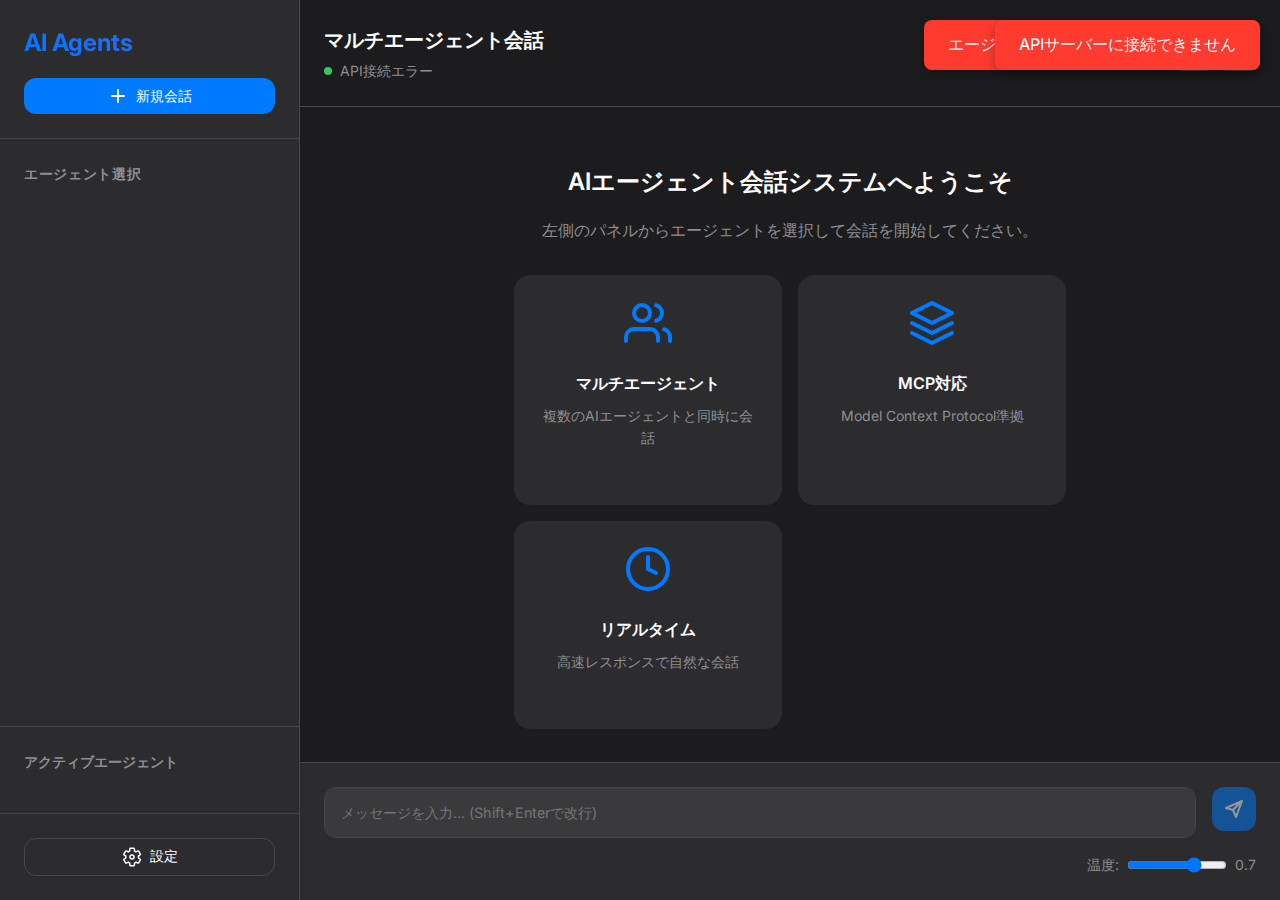
<file: frontend/index.html>
<!DOCTYPE html>
<html lang="ja">
<head>
    <meta charset="UTF-8">
    <meta name="viewport" content="width=device-width, initial-scale=1.0">
    <title>MCP AIエージェント会話システム</title>
    <link rel="stylesheet" href="css/style.css">
    <link rel="preconnect" href="https://fonts.googleapis.com">
    <link href="https://fonts.googleapis.com/css2?family=Inter:wght@300;400;500;600;700&display=swap" rel="stylesheet">
</head>
<body>
    <div class="app-container">
        <!-- サイドバー -->
        <aside class="sidebar">
            <div class="sidebar-header">
                <h1>AI Agents</h1>
                <button class="new-chat-btn" id="newChatBtn">
                    <svg width="20" height="20" viewBox="0 0 20 20" fill="none">
                        <path d="M10 4V16M4 10H16" stroke="currentColor" stroke-width="2" stroke-linecap="round"/>
                    </svg>
                    新規会話
                </button>
            </div>
            
            <div class="agents-section">
                <h2>エージェント選択</h2>
                <div class="agents-grid" id="agentsGrid">
                    <!-- エージェントはJSで動的に生成 -->
                </div>
            </div>
            
            <div class="active-agents">
                <h3>アクティブエージェント</h3>
                <div id="activeAgentsList" class="active-agents-list">
                    <!-- アクティブなエージェントリスト -->
                </div>
            </div>
            
            <div class="sidebar-footer">
                <button class="settings-btn" id="settingsBtn">
                    <svg width="20" height="20" viewBox="0 0 20 20" fill="none">
                        <path d="M10 12C11.1046 12 12 11.1046 12 10C12 8.89543 11.1046 8 10 8C8.89543 8 8 8.89543 8 10C8 11.1046 8.89543 12 10 12Z" stroke="currentColor" stroke-width="1.5"/>
                        <path d="M16.5 10C16.5 10.3 16.48 10.59 16.45 10.88L18.26 12.3C18.43 12.44 18.48 12.68 18.37 12.88L16.67 15.88C16.57 16.06 16.36 16.14 16.15 16.08L14.01 15.21C13.57 15.54 13.09 15.81 12.58 16.02L12.25 18.29C12.22 18.5 12.04 18.67 11.82 18.67H8.42C8.2 18.67 8.02 18.5 7.99 18.29L7.66 16.02C7.15 15.81 6.67 15.54 6.23 15.21L4.09 16.08C3.88 16.13 3.67 16.06 3.57 15.88L1.87 12.88C1.76 12.68 1.81 12.44 1.98 12.3L3.79 10.88C3.76 10.59 3.74 10.3 3.74 10C3.74 9.7 3.76 9.41 3.79 9.12L1.98 7.7C1.81 7.56 1.77 7.32 1.87 7.12L3.57 4.12C3.67 3.94 3.88 3.86 4.09 3.92L6.23 4.79C6.67 4.46 7.15 4.19 7.66 3.98L7.99 1.71C8.02 1.5 8.2 1.33 8.42 1.33H11.82C12.04 1.33 12.22 1.5 12.25 1.71L12.58 3.98C13.09 4.19 13.57 4.46 14.01 4.79L16.15 3.92C16.36 3.87 16.57 3.94 16.67 4.12L18.37 7.12C18.48 7.32 18.43 7.56 18.26 7.7L16.45 9.12C16.48 9.41 16.5 9.7 16.5 10Z" stroke="currentColor" stroke-width="1.5"/>
                    </svg>
                    設定
                </button>
            </div>
        </aside>
        
        <!-- メインコンテンツ -->
        <main class="main-content">
            <div class="chat-header">
                <div class="chat-info">
                    <h2 id="chatTitle">マルチエージェント会話</h2>
                    <span class="chat-status" id="chatStatus">準備完了</span>
                </div>
                <div class="chat-actions">
                    <button class="action-btn" id="exportBtn" title="エクスポート">
                        <svg width="20" height="20" viewBox="0 0 20 20" fill="none">
                            <path d="M10 14V3M10 3L6 7M10 3L14 7M4 17H16" stroke="currentColor" stroke-width="1.5" stroke-linecap="round" stroke-linejoin="round"/>
                        </svg>
                    </button>
                    <button class="action-btn" id="clearBtn" title="クリア">
                        <svg width="20" height="20" viewBox="0 0 20 20" fill="none">
                            <path d="M6 2L4 5M4 5L2 8M4 5H16M14 2L16 5M16 5L18 8M16 5H4M7 10V15M10 10V15M13 10V15M5 10H15L14 18H6L5 10Z" stroke="currentColor" stroke-width="1.5" stroke-linecap="round" stroke-linejoin="round"/>
                        </svg>
                    </button>
                </div>
            </div>
            
            <div class="chat-container" id="chatContainer">
                <div class="welcome-message">
                    <h3>AIエージェント会話システムへようこそ</h3>
                    <p>左側のパネルからエージェントを選択して会話を開始してください。</p>
                    <div class="feature-grid">
                        <div class="feature-card">
                            <svg width="24" height="24" viewBox="0 0 24 24" fill="none">
                                <path d="M17 21V19C17 17.9391 16.5786 16.9217 15.8284 16.1716C15.0783 15.4214 14.0609 15 13 15H5C3.93913 15 2.92172 15.4214 2.17157 16.1716C1.42143 16.9217 1 17.9391 1 19V21M23 21V19C22.9993 18.1137 22.7044 17.2528 22.1614 16.5523C21.6184 15.8519 20.8581 15.3516 20 15.13M16 3.13C16.8604 3.3503 17.623 3.8507 18.1676 4.55231C18.7122 5.25392 19.0078 6.11683 19.0078 7.005C19.0078 7.89317 18.7122 8.75608 18.1676 9.45769C17.623 10.1593 16.8604 10.6597 16 10.88M13 7C13 9.20914 11.2091 11 9 11C6.79086 11 5 9.20914 5 7C5 4.79086 6.79086 3 9 3C11.2091 3 13 4.79086 13 7Z" stroke="currentColor" stroke-width="2" stroke-linecap="round" stroke-linejoin="round"/>
                            </svg>
                            <h4>マルチエージェント</h4>
                            <p>複数のAIエージェントと同時に会話</p>
                        </div>
                        <div class="feature-card">
                            <svg width="24" height="24" viewBox="0 0 24 24" fill="none">
                                <path d="M12 2L2 7L12 12L22 7L12 2Z" stroke="currentColor" stroke-width="2" stroke-linecap="round" stroke-linejoin="round"/>
                                <path d="M2 17L12 22L22 17" stroke="currentColor" stroke-width="2" stroke-linecap="round" stroke-linejoin="round"/>
                                <path d="M2 12L12 17L22 12" stroke="currentColor" stroke-width="2" stroke-linecap="round" stroke-linejoin="round"/>
                            </svg>
                            <h4>MCP対応</h4>
                            <p>Model Context Protocol準拠</p>
                        </div>
                        <div class="feature-card">
                            <svg width="24" height="24" viewBox="0 0 24 24" fill="none">
                                <path d="M12 22C17.5228 22 22 17.5228 22 12C22 6.47715 17.5228 2 12 2C6.47715 2 2 6.47715 2 12C2 17.5228 6.47715 22 12 22Z" stroke="currentColor" stroke-width="2"/>
                                <path d="M12 6V12L16 14" stroke="currentColor" stroke-width="2" stroke-linecap="round"/>
                            </svg>
                            <h4>リアルタイム</h4>
                            <p>高速レスポンスで自然な会話</p>
                        </div>
                    </div>
                </div>
            </div>
            
            <div class="input-container">
                <div class="input-wrapper">
                    <textarea 
                        id="messageInput" 
                        class="message-input" 
                        placeholder="メッセージを入力... (Shift+Enterで改行)"
                        rows="1"
                    ></textarea>
                    <button id="sendBtn" class="send-btn" disabled>
                        <svg width="20" height="20" viewBox="0 0 20 20" fill="none">
                            <path d="M18 2L9 11M18 2L12 18L9 11M18 2L2 9L9 11" stroke="currentColor" stroke-width="2" stroke-linecap="round" stroke-linejoin="round"/>
                        </svg>
                    </button>
                </div>
                <div class="input-actions">
                    <div class="selected-agents" id="selectedAgents">
                        <!-- 選択されたエージェント -->
                    </div>
                    <div class="input-settings">
                        <label>
                            <span>温度:</span>
                            <input type="range" id="temperatureSlider" min="0" max="1" step="0.1" value="0.7">
                            <span id="temperatureValue">0.7</span>
                        </label>
                    </div>
                </div>
            </div>
        </main>
    </div>
    
    <!-- 設定モーダル -->
    <div class="modal" id="settingsModal">
        <div class="modal-content">
            <div class="modal-header">
                <h2>設定</h2>
                <button class="modal-close" id="closeSettingsBtn">&times;</button>
            </div>
            <div class="modal-body">
                <div class="settings-section">
                    <h3>API設定</h3>
                    <div class="form-group">
                        <label for="apiEndpoint">APIエンドポイント</label>
                        <input type="text" id="apiEndpoint" value="http://localhost:8080/api" />
                    </div>
                    <div class="form-group">
                        <label for="apiKey">APIキー（オプション）</label>
                        <input type="password" id="apiKey" placeholder="認証が必要な場合" />
                    </div>
                </div>
                
                <div class="settings-section">
                    <h3>モデル設定</h3>
                    <div class="form-group">
                        <label for="modelSelect">使用モデル</label>
                        <select id="modelSelect">
                            <option value="gpt-4">GPT-4</option>
                            <option value="gpt-3.5-turbo">GPT-3.5 Turbo</option>
                        </select>
                    </div>
                    <div class="form-group">
                        <label for="maxTokens">最大トークン数</label>
                        <input type="number" id="maxTokens" value="2000" min="100" max="4000" />
                    </div>
                </div>
                
                <div class="settings-section">
                    <h3>表示設定</h3>
                    <div class="form-group">
                        <label>
                            <input type="checkbox" id="darkMode" checked>
                            ダークモード
                        </label>
                    </div>
                    <div class="form-group">
                        <label>
                            <input type="checkbox" id="showTimestamps" checked>
                            タイムスタンプ表示
                        </label>
                    </div>
                </div>
            </div>
            <div class="modal-footer">
                <button class="btn btn-secondary" id="cancelSettingsBtn">キャンセル</button>
                <button class="btn btn-primary" id="saveSettingsBtn">保存</button>
            </div>
        </div>
    </div>
    
    <!-- スクリプト -->
    <script src="js/api-client.js"></script>
    <script src="js/mcp-agent.js"></script>
    <script src="js/app.js"></script>
</body>
</html>
</file>
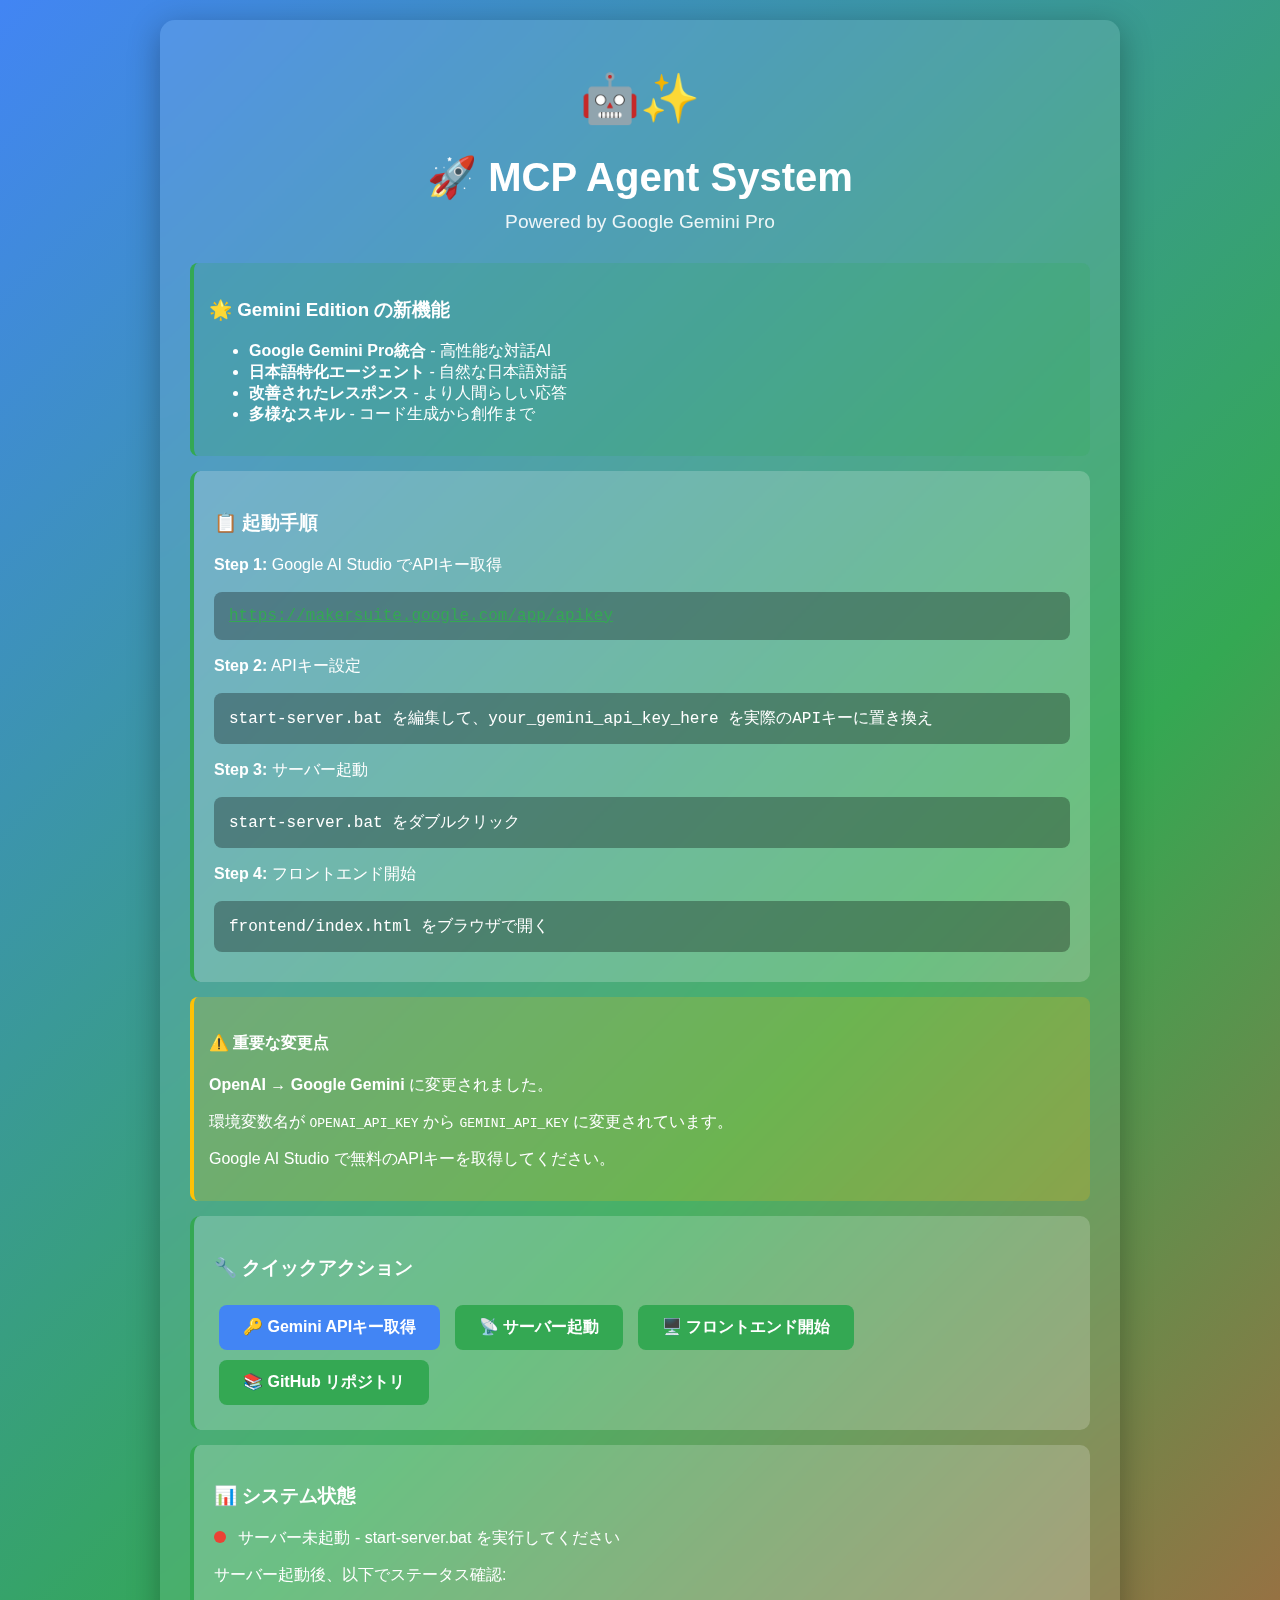
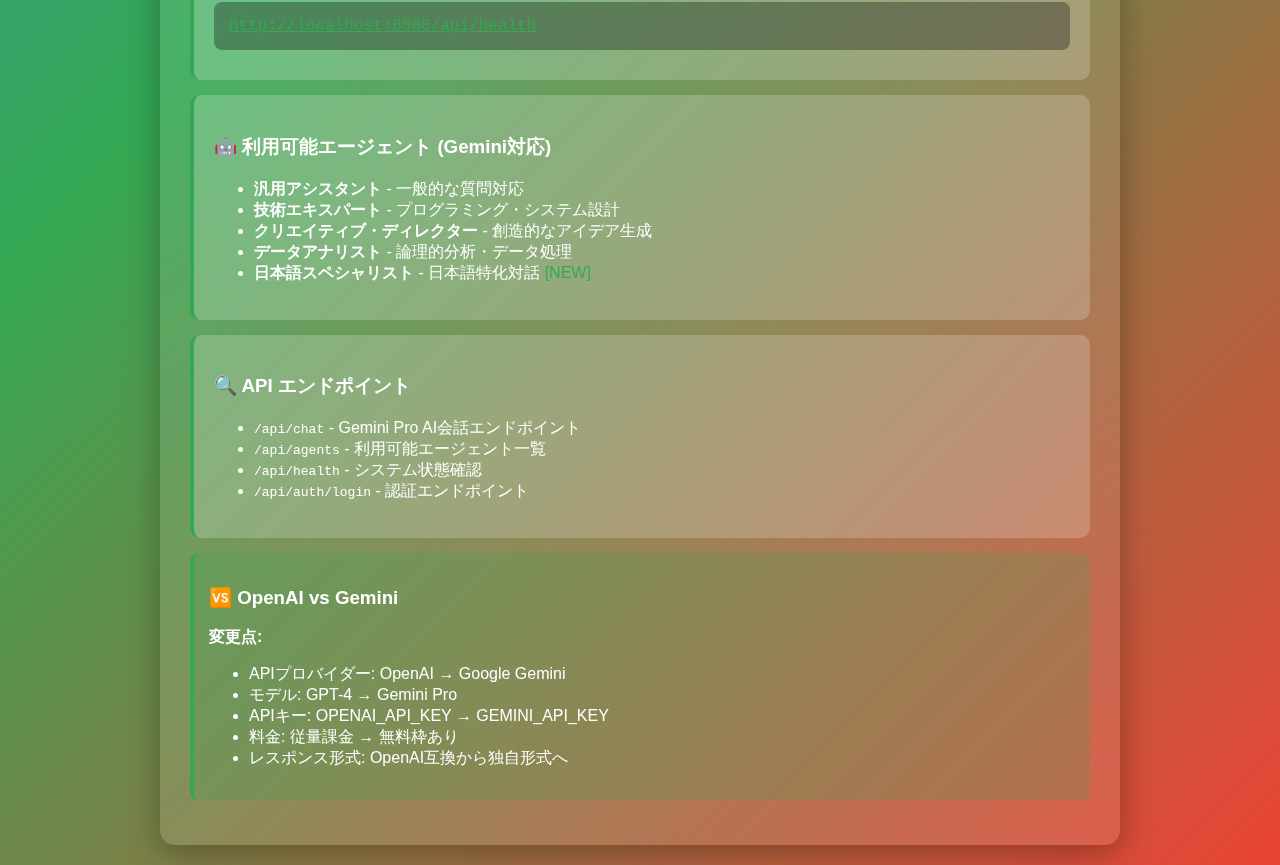
<file: quickstart.html>
<!DOCTYPE html>
<html lang="ja">
<head>
    <meta charset="UTF-8">
    <meta name="viewport" content="width=device-width, initial-scale=1.0">
    <title>MCP Agent System - Gemini Edition - Quick Start</title>
    <style>
        body {
            font-family: 'Segoe UI', Tahoma, Geneva, Verdana, sans-serif;
            background: linear-gradient(135deg, #4285f4 0%, #34a853 50%, #ea4335 100%);
            margin: 0;
            padding: 20px;
            color: white;
        }
        .container {
            max-width: 900px;
            margin: 0 auto;
            background: rgba(255, 255, 255, 0.1);
            padding: 30px;
            border-radius: 15px;
            backdrop-filter: blur(10px);
            box-shadow: 0 8px 32px rgba(0, 0, 0, 0.3);
        }
        h1 {
            text-align: center;
            margin-bottom: 10px;
            font-size: 2.5em;
        }
        .subtitle {
            text-align: center;
            margin-bottom: 30px;
            font-size: 1.2em;
            opacity: 0.9;
        }
        .step {
            background: rgba(255, 255, 255, 0.2);
            padding: 20px;
            margin: 15px 0;
            border-radius: 10px;
            border-left: 4px solid #34a853;
        }
        .btn {
            display: inline-block;
            padding: 12px 24px;
            background: #34a853;
            color: white;
            text-decoration: none;
            border-radius: 8px;
            font-weight: bold;
            margin: 5px;
            transition: all 0.3s ease;
        }
        .btn:hover {
            background: #2d8f47;
            transform: translateY(-2px);
        }
        .btn.google {
            background: #4285f4;
        }
        .btn.google:hover {
            background: #3367d6;
        }
        .code {
            background: rgba(0, 0, 0, 0.3);
            padding: 15px;
            border-radius: 8px;
            font-family: 'Courier New', monospace;
            margin: 10px 0;
        }
        .warning {
            background: rgba(255, 193, 7, 0.2);
            padding: 15px;
            border-radius: 8px;
            border-left: 4px solid #ffc107;
            margin: 15px 0;
        }
        .feature {
            background: rgba(52, 168, 83, 0.2);
            padding: 15px;
            border-radius: 8px;
            border-left: 4px solid #34a853;
            margin: 15px 0;
        }
        .status-indicator {
            display: inline-block;
            width: 12px;
            height: 12px;
            border-radius: 50%;
            background: #ea4335;
            margin-right: 8px;
            animation: pulse 2s infinite;
        }
        .status-indicator.online {
            background: #34a853;
        }
        @keyframes pulse {
            0% { opacity: 1; }
            50% { opacity: 0.5; }
            100% { opacity: 1; }
        }
        .gemini-logo {
            text-align: center;
            font-size: 3em;
            margin: 20px 0;
        }
    </style>
</head>
<body>
    <div class="container">
        <div class="gemini-logo">🤖✨</div>
        <h1>🚀 MCP Agent System</h1>
        <div class="subtitle">Powered by Google Gemini Pro</div>
        
        <div class="feature">
            <h3>🌟 Gemini Edition の新機能</h3>
            <ul>
                <li><strong>Google Gemini Pro統合</strong> - 高性能な対話AI</li>
                <li><strong>日本語特化エージェント</strong> - 自然な日本語対話</li>
                <li><strong>改善されたレスポンス</strong> - より人間らしい応答</li>
                <li><strong>多様なスキル</strong> - コード生成から創作まで</li>
            </ul>
        </div>
        
        <div class="step">
            <h3>📋 起動手順</h3>
            <p><strong>Step 1:</strong> Google AI Studio でAPIキー取得</p>
            <div class="code">
                <a href="https://makersuite.google.com/app/apikey" target="_blank" style="color: #34a853;">
                    https://makersuite.google.com/app/apikey
                </a>
            </div>
            
            <p><strong>Step 2:</strong> APIキー設定</p>
            <div class="code">
                start-server.bat を編集して、your_gemini_api_key_here を実際のAPIキーに置き換え
            </div>
            
            <p><strong>Step 3:</strong> サーバー起動</p>
            <div class="code">
                start-server.bat をダブルクリック
            </div>
            
            <p><strong>Step 4:</strong> フロントエンド開始</p>
            <div class="code">
                frontend/index.html をブラウザで開く
            </div>
        </div>
        
        <div class="warning">
            <h4>⚠️ 重要な変更点</h4>
            <p><strong>OpenAI → Google Gemini</strong> に変更されました。</p>
            <p>環境変数名が <code>OPENAI_API_KEY</code> から <code>GEMINI_API_KEY</code> に変更されています。</p>
            <p>Google AI Studio で無料のAPIキーを取得してください。</p>
        </div>
        
        <div class="step">
            <h3>🔧 クイックアクション</h3>
            <a href="https://makersuite.google.com/app/apikey" class="btn google" target="_blank">🔑 Gemini APIキー取得</a>
            <a href="start-server.bat" class="btn">📡 サーバー起動</a>
            <a href="frontend/index.html" class="btn">🖥️ フロントエンド開始</a>
            <a href="https://github.com/chnmotoTmz/mcp-agent-system" class="btn" target="_blank">📚 GitHub リポジトリ</a>
        </div>
        
        <div class="step">
            <h3>📊 システム状態</h3>
            <p>
                <span class="status-indicator" id="serverStatus"></span>
                <span id="statusText">サーバー接続確認中...</span>
            </p>
            <p>サーバー起動後、以下でステータス確認:</p>
            <div class="code">
                <a href="http://localhost:8080/api/health" target="_blank" style="color: #34a853;">http://localhost:8080/api/health</a>
            </div>
        </div>
        
        <div class="step">
            <h3>🤖 利用可能エージェント (Gemini対応)</h3>
            <ul>
                <li><strong>汎用アシスタント</strong> - 一般的な質問対応</li>
                <li><strong>技術エキスパート</strong> - プログラミング・システム設計</li>
                <li><strong>クリエイティブ・ディレクター</strong> - 創造的なアイデア生成</li>
                <li><strong>データアナリスト</strong> - 論理的分析・データ処理</li>
                <li><strong>日本語スペシャリスト</strong> - 日本語特化対話 <span style="color: #34a853;">[NEW]</span></li>
            </ul>
        </div>
        
        <div class="step">
            <h3>🔍 API エンドポイント</h3>
            <ul>
                <li><code>/api/chat</code> - Gemini Pro AI会話エンドポイント</li>
                <li><code>/api/agents</code> - 利用可能エージェント一覧</li>
                <li><code>/api/health</code> - システム状態確認</li>
                <li><code>/api/auth/login</code> - 認証エンドポイント</li>
            </ul>
        </div>

        <div class="feature">
            <h3>🆚 OpenAI vs Gemini</h3>
            <p><strong>変更点:</strong></p>
            <ul>
                <li>APIプロバイダー: OpenAI → Google Gemini</li>
                <li>モデル: GPT-4 → Gemini Pro</li>
                <li>APIキー: OPENAI_API_KEY → GEMINI_API_KEY</li>
                <li>料金: 従量課金 → 無料枠あり</li>
                <li>レスポンス形式: OpenAI互換から独自形式へ</li>
            </ul>
        </div>
    </div>

    <script>
        // サーバーステータスチェック
        async function checkServerStatus() {
            const indicator = document.getElementById('serverStatus');
            const statusText = document.getElementById('statusText');
            
            try {
                const response = await fetch('http://localhost:8080/api/health');
                if (response.ok) {
                    const data = await response.json();
                    indicator.classList.add('online');
                    statusText.textContent = `サーバー稼働中 - ${data.provider} ${data.model}`;
                    document.body.style.background = 'linear-gradient(135deg, #34a853 0%, #4285f4 50%, #34a853 100%)';
                    document.title = 'MCP Agent System - Gemini Edition - サーバー稼働中';
                } else {
                    throw new Error('Server not responding');
                }
            } catch (error) {
                indicator.classList.remove('online');
                statusText.textContent = 'サーバー未起動 - start-server.bat を実行してください';
                console.log('サーバー未起動:', error.message);
            }
        }
        
        // 定期的にサーバーステータスをチェック
        setInterval(checkServerStatus, 5000);
        checkServerStatus();

        // Gemini情報表示
        console.log('🤖 MCP Agent System - Gemini Edition');
        console.log('Provider: Google Gemini Pro');
        console.log('GitHub: https://github.com/chnmotoTmz/mcp-agent-system');
    </script>
</body>
</html>
</file>
<file: frontend/css/style.css>
/* リセットとベース設定 */
* {
    margin: 0;
    padding: 0;
    box-sizing: border-box;
}

:root {
    /* カラースキーム */
    --primary-color: #007AFF;
    --secondary-color: #5856D6;
    --success-color: #34C759;
    --warning-color: #FF9500;
    --danger-color: #FF3B30;
    
    /* ダークモード */
    --bg-primary: #1C1C1E;
    --bg-secondary: #2C2C2E;
    --bg-tertiary: #3A3A3C;
    --text-primary: #FFFFFF;
    --text-secondary: #8E8E93;
    --text-tertiary: #C7C7CC;
    --border-color: #48484A;
    
    /* スペーシング */
    --spacing-xs: 4px;
    --spacing-sm: 8px;
    --spacing-md: 16px;
    --spacing-lg: 24px;
    --spacing-xl: 32px;
    
    /* ボーダー半径 */
    --radius-sm: 6px;
    --radius-md: 12px;
    --radius-lg: 16px;
    --radius-xl: 24px;
    
    /* アニメーション */
    --transition-fast: 150ms ease;
    --transition-normal: 300ms ease;
    --transition-slow: 500ms ease;
}

/* ライトモード */
body.light-mode {
    --bg-primary: #FFFFFF;
    --bg-secondary: #F2F2F7;
    --bg-tertiary: #FFFFFF;
    --text-primary: #000000;
    --text-secondary: #636366;
    --text-tertiary: #8E8E93;
    --border-color: #E5E5EA;
}

body {
    font-family: 'Inter', -apple-system, BlinkMacSystemFont, 'Segoe UI', Roboto, sans-serif;
    background-color: var(--bg-primary);
    color: var(--text-primary);
    line-height: 1.6;
    overflow: hidden;
}

/* アプリコンテナ */
.app-container {
    display: flex;
    height: 100vh;
    position: relative;
}

/* サイドバー */
.sidebar {
    width: 300px;
    background-color: var(--bg-secondary);
    border-right: 1px solid var(--border-color);
    display: flex;
    flex-direction: column;
    overflow: hidden;
}

.sidebar-header {
    padding: var(--spacing-lg);
    border-bottom: 1px solid var(--border-color);
}

.sidebar-header h1 {
    font-size: 1.5rem;
    font-weight: 700;
    margin-bottom: var(--spacing-md);
    background: linear-gradient(135deg, var(--primary-color), var(--secondary-color));
    -webkit-background-clip: text;
    -webkit-text-fill-color: transparent;
}

.new-chat-btn {
    width: 100%;
    padding: var(--spacing-sm) var(--spacing-md);
    background-color: var(--primary-color);
    color: white;
    border: none;
    border-radius: var(--radius-md);
    font-size: 0.9rem;
    font-weight: 500;
    cursor: pointer;
    display: flex;
    align-items: center;
    justify-content: center;
    gap: var(--spacing-sm);
    transition: all var(--transition-normal);
}

.new-chat-btn:hover {
    background-color: #0051D5;
    transform: translateY(-1px);
    box-shadow: 0 4px 12px rgba(0, 122, 255, 0.3);
}

/* エージェントセクション */
.agents-section {
    padding: var(--spacing-lg);
    flex: 1;
    overflow-y: auto;
}

.agents-section h2 {
    font-size: 0.875rem;
    font-weight: 600;
    color: var(--text-secondary);
    text-transform: uppercase;
    letter-spacing: 0.05em;
    margin-bottom: var(--spacing-md);
}

.agents-grid {
    display: grid;
    grid-template-columns: repeat(2, 1fr);
    gap: var(--spacing-sm);
}

.agent-card {
    background-color: var(--bg-tertiary);
    border: 2px solid transparent;
    border-radius: var(--radius-md);
    padding: var(--spacing-md);
    cursor: pointer;
    transition: all var(--transition-normal);
    position: relative;
    overflow: hidden;
}

.agent-card:hover {
    border-color: var(--primary-color);
    transform: translateY(-2px);
    box-shadow: 0 4px 12px rgba(0, 0, 0, 0.1);
}

.agent-card.selected {
    border-color: var(--primary-color);
    background-color: rgba(0, 122, 255, 0.1);
}

.agent-card.selected::after {
    content: '✓';
    position: absolute;
    top: var(--spacing-sm);
    right: var(--spacing-sm);
    background-color: var(--primary-color);
    color: white;
    width: 20px;
    height: 20px;
    border-radius: 50%;
    display: flex;
    align-items: center;
    justify-content: center;
    font-size: 0.75rem;
}

.agent-avatar {
    width: 48px;
    height: 48px;
    border-radius: 50%;
    margin-bottom: var(--spacing-sm);
    background: linear-gradient(135deg, #667eea 0%, #764ba2 100%);
    display: flex;
    align-items: center;
    justify-content: center;
    font-size: 1.5rem;
    color: white;
}

.agent-name {
    font-size: 0.875rem;
    font-weight: 600;
    margin-bottom: var(--spacing-xs);
}

.agent-description {
    font-size: 0.75rem;
    color: var(--text-secondary);
    line-height: 1.4;
}

/* アクティブエージェント */
.active-agents {
    padding: var(--spacing-lg);
    border-top: 1px solid var(--border-color);
}

.active-agents h3 {
    font-size: 0.875rem;
    font-weight: 600;
    color: var(--text-secondary);
    margin-bottom: var(--spacing-md);
}

.active-agents-list {
    display: flex;
    flex-direction: column;
    gap: var(--spacing-sm);
}

.active-agent-item {
    display: flex;
    align-items: center;
    gap: var(--spacing-sm);
    padding: var(--spacing-sm);
    background-color: var(--bg-tertiary);
    border-radius: var(--radius-sm);
    font-size: 0.875rem;
}

.active-agent-item .status-dot {
    width: 8px;
    height: 8px;
    border-radius: 50%;
    background-color: var(--success-color);
}

/* サイドバーフッター */
.sidebar-footer {
    padding: var(--spacing-lg);
    border-top: 1px solid var(--border-color);
}

.settings-btn {
    width: 100%;
    padding: var(--spacing-sm) var(--spacing-md);
    background-color: transparent;
    color: var(--text-primary);
    border: 1px solid var(--border-color);
    border-radius: var(--radius-md);
    font-size: 0.875rem;
    font-weight: 500;
    cursor: pointer;
    display: flex;
    align-items: center;
    justify-content: center;
    gap: var(--spacing-sm);
    transition: all var(--transition-normal);
}

.settings-btn:hover {
    background-color: var(--bg-tertiary);
    border-color: var(--text-secondary);
}

/* メインコンテンツ */
.main-content {
    flex: 1;
    display: flex;
    flex-direction: column;
    overflow: hidden;
}

/* チャットヘッダー */
.chat-header {
    padding: var(--spacing-lg);
    border-bottom: 1px solid var(--border-color);
    display: flex;
    justify-content: space-between;
    align-items: center;
}

.chat-info h2 {
    font-size: 1.25rem;
    font-weight: 600;
    margin-bottom: var(--spacing-xs);
}

.chat-status {
    font-size: 0.875rem;
    color: var(--text-secondary);
    display: flex;
    align-items: center;
    gap: var(--spacing-sm);
}

.chat-status::before {
    content: '';
    width: 8px;
    height: 8px;
    border-radius: 50%;
    background-color: var(--success-color);
}

.chat-actions {
    display: flex;
    gap: var(--spacing-sm);
}

.action-btn {
    width: 36px;
    height: 36px;
    border-radius: var(--radius-sm);
    border: 1px solid var(--border-color);
    background-color: transparent;
    color: var(--text-primary);
    cursor: pointer;
    display: flex;
    align-items: center;
    justify-content: center;
    transition: all var(--transition-normal);
}

.action-btn:hover {
    background-color: var(--bg-tertiary);
    border-color: var(--text-secondary);
}

/* チャットコンテナ */
.chat-container {
    flex: 1;
    overflow-y: auto;
    padding: var(--spacing-lg);
    scroll-behavior: smooth;
}

/* ウェルカムメッセージ */
.welcome-message {
    text-align: center;
    padding: var(--spacing-xl) var(--spacing-lg);
    max-width: 600px;
    margin: 0 auto;
}

.welcome-message h3 {
    font-size: 1.5rem;
    font-weight: 600;
    margin-bottom: var(--spacing-md);
}

.welcome-message p {
    color: var(--text-secondary);
    margin-bottom: var(--spacing-xl);
}

.feature-grid {
    display: grid;
    grid-template-columns: repeat(auto-fit, minmax(200px, 1fr));
    gap: var(--spacing-md);
}

.feature-card {
    background-color: var(--bg-secondary);
    border-radius: var(--radius-lg);
    padding: var(--spacing-lg);
    text-align: center;
}

.feature-card svg {
    width: 48px;
    height: 48px;
    margin-bottom: var(--spacing-md);
    color: var(--primary-color);
}

.feature-card h4 {
    font-size: 1rem;
    font-weight: 600;
    margin-bottom: var(--spacing-sm);
}

.feature-card p {
    font-size: 0.875rem;
    color: var(--text-secondary);
}

/* メッセージ */
.message {
    display: flex;
    gap: var(--spacing-md);
    margin-bottom: var(--spacing-lg);
    animation: messageSlideIn var(--transition-normal);
}

@keyframes messageSlideIn {
    from {
        opacity: 0;
        transform: translateY(10px);
    }
    to {
        opacity: 1;
        transform: translateY(0);
    }
}

.message-avatar {
    width: 36px;
    height: 36px;
    border-radius: 50%;
    flex-shrink: 0;
    background: linear-gradient(135deg, #667eea 0%, #764ba2 100%);
    display: flex;
    align-items: center;
    justify-content: center;
    font-size: 0.875rem;
    color: white;
    font-weight: 600;
}

.message-content {
    flex: 1;
}

.message-header {
    display: flex;
    align-items: baseline;
    gap: var(--spacing-sm);
    margin-bottom: var(--spacing-xs);
}

.message-author {
    font-weight: 600;
    font-size: 0.875rem;
}

.message-time {
    font-size: 0.75rem;
    color: var(--text-tertiary);
}

.message-text {
    line-height: 1.6;
    word-wrap: break-word;
}

.message-text p {
    margin-bottom: var(--spacing-sm);
}

.message-text p:last-child {
    margin-bottom: 0;
}

.message-text code {
    background-color: var(--bg-tertiary);
    padding: 2px 6px;
    border-radius: 4px;
    font-family: 'Monaco', 'Consolas', monospace;
    font-size: 0.875em;
}

.message-text pre {
    background-color: var(--bg-tertiary);
    padding: var(--spacing-md);
    border-radius: var(--radius-md);
    overflow-x: auto;
    margin: var(--spacing-sm) 0;
}

.message-text pre code {
    background-color: transparent;
    padding: 0;
}

/* 入力コンテナ */
.input-container {
    padding: var(--spacing-lg);
    border-top: 1px solid var(--border-color);
    background-color: var(--bg-secondary);
}

.input-wrapper {
    display: flex;
    gap: var(--spacing-md);
    margin-bottom: var(--spacing-md);
}

.message-input {
    flex: 1;
    padding: var(--spacing-md);
    background-color: var(--bg-tertiary);
    border: 1px solid var(--border-color);
    border-radius: var(--radius-md);
    color: var(--text-primary);
    font-size: 0.9rem;
    resize: none;
    min-height: 44px;
    max-height: 120px;
    font-family: inherit;
    transition: all var(--transition-normal);
}

.message-input:focus {
    outline: none;
    border-color: var(--primary-color);
    box-shadow: 0 0 0 3px rgba(0, 122, 255, 0.1);
}

.send-btn {
    width: 44px;
    height: 44px;
    border-radius: var(--radius-md);
    border: none;
    background-color: var(--primary-color);
    color: white;
    cursor: pointer;
    display: flex;
    align-items: center;
    justify-content: center;
    transition: all var(--transition-normal);
}

.send-btn:hover:not(:disabled) {
    background-color: #0051D5;
    transform: scale(1.05);
}

.send-btn:disabled {
    opacity: 0.5;
    cursor: not-allowed;
}

.input-actions {
    display: flex;
    justify-content: space-between;
    align-items: center;
}

.selected-agents {
    display: flex;
    gap: var(--spacing-sm);
}

.selected-agent-chip {
    display: flex;
    align-items: center;
    gap: var(--spacing-xs);
    padding: var(--spacing-xs) var(--spacing-sm);
    background-color: var(--primary-color);
    color: white;
    border-radius: var(--radius-sm);
    font-size: 0.75rem;
    font-weight: 500;
}

.input-settings {
    display: flex;
    align-items: center;
    gap: var(--spacing-lg);
}

.input-settings label {
    display: flex;
    align-items: center;
    gap: var(--spacing-sm);
    font-size: 0.875rem;
    color: var(--text-secondary);
}

.input-settings input[type="range"] {
    width: 100px;
}

/* モーダル */
.modal {
    display: none;
    position: fixed;
    top: 0;
    left: 0;
    right: 0;
    bottom: 0;
    background-color: rgba(0, 0, 0, 0.5);
    backdrop-filter: blur(10px);
    z-index: 1000;
    animation: fadeIn var(--transition-normal);
}

.modal.active {
    display: flex;
    align-items: center;
    justify-content: center;
}

@keyframes fadeIn {
    from {
        opacity: 0;
    }
    to {
        opacity: 1;
    }
}

.modal-content {
    background-color: var(--bg-secondary);
    border-radius: var(--radius-lg);
    width: 90%;
    max-width: 600px;
    max-height: 90vh;
    overflow: hidden;
    animation: slideUp var(--transition-normal);
}

@keyframes slideUp {
    from {
        transform: translateY(20px);
        opacity: 0;
    }
    to {
        transform: translateY(0);
        opacity: 1;
    }
}

.modal-header {
    padding: var(--spacing-lg);
    border-bottom: 1px solid var(--border-color);
    display: flex;
    justify-content: space-between;
    align-items: center;
}

.modal-header h2 {
    font-size: 1.25rem;
    font-weight: 600;
}

.modal-close {
    width: 32px;
    height: 32px;
    border-radius: var(--radius-sm);
    border: none;
    background-color: transparent;
    color: var(--text-primary);
    cursor: pointer;
    font-size: 1.5rem;
    display: flex;
    align-items: center;
    justify-content: center;
    transition: all var(--transition-normal);
}

.modal-close:hover {
    background-color: var(--bg-tertiary);
}

.modal-body {
    padding: var(--spacing-lg);
    overflow-y: auto;
    max-height: calc(90vh - 140px);
}

.modal-footer {
    padding: var(--spacing-lg);
    border-top: 1px solid var(--border-color);
    display: flex;
    justify-content: flex-end;
    gap: var(--spacing-md);
}

/* フォーム要素 */
.settings-section {
    margin-bottom: var(--spacing-xl);
}

.settings-section h3 {
    font-size: 1rem;
    font-weight: 600;
    margin-bottom: var(--spacing-md);
}

.form-group {
    margin-bottom: var(--spacing-md);
}

.form-group label {
    display: block;
    font-size: 0.875rem;
    font-weight: 500;
    margin-bottom: var(--spacing-sm);
    color: var(--text-secondary);
}

.form-group input[type="text"],
.form-group input[type="password"],
.form-group input[type="number"],
.form-group select {
    width: 100%;
    padding: var(--spacing-sm) var(--spacing-md);
    background-color: var(--bg-tertiary);
    border: 1px solid var(--border-color);
    border-radius: var(--radius-sm);
    color: var(--text-primary);
    font-size: 0.9rem;
    transition: all var(--transition-normal);
}

.form-group input:focus,
.form-group select:focus {
    outline: none;
    border-color: var(--primary-color);
    box-shadow: 0 0 0 3px rgba(0, 122, 255, 0.1);
}

.form-group input[type="checkbox"] {
    margin-right: var(--spacing-sm);
}

/* ボタン */
.btn {
    padding: var(--spacing-sm) var(--spacing-lg);
    border-radius: var(--radius-md);
    border: none;
    font-size: 0.9rem;
    font-weight: 500;
    cursor: pointer;
    transition: all var(--transition-normal);
}

.btn-primary {
    background-color: var(--primary-color);
    color: white;
}

.btn-primary:hover {
    background-color: #0051D5;
}

.btn-secondary {
    background-color: transparent;
    color: var(--text-primary);
    border: 1px solid var(--border-color);
}

.btn-secondary:hover {
    background-color: var(--bg-tertiary);
}

/* レスポンシブ */
@media (max-width: 768px) {
    .sidebar {
        position: absolute;
        left: -300px;
        z-index: 100;
        transition: left var(--transition-normal);
    }
    
    .sidebar.active {
        left: 0;
    }
    
    .agents-grid {
        grid-template-columns: 1fr;
    }
    
    .feature-grid {
        grid-template-columns: 1fr;
    }
}

/* ローディングアニメーション */
.loading {
    display: inline-block;
    width: 20px;
    height: 20px;
    border: 2px solid var(--border-color);
    border-radius: 50%;
    border-top-color: var(--primary-color);
    animation: spin 1s linear infinite;
}

@keyframes spin {
    to {
        transform: rotate(360deg);
    }
}

/* タイピングインジケーター */
.typing-indicator {
    display: flex;
    gap: 4px;
    padding: var(--spacing-sm);
}

.typing-indicator span {
    width: 8px;
    height: 8px;
    border-radius: 50%;
    background-color: var(--text-secondary);
    animation: typing 1.4s infinite;
}

.typing-indicator span:nth-child(2) {
    animation-delay: 0.2s;
}

.typing-indicator span:nth-child(3) {
    animation-delay: 0.4s;
}

@keyframes typing {
    0%, 60%, 100% {
        transform: translateY(0);
        opacity: 0.7;
    }
    30% {
        transform: translateY(-10px);
        opacity: 1;
    }
}
</file>
